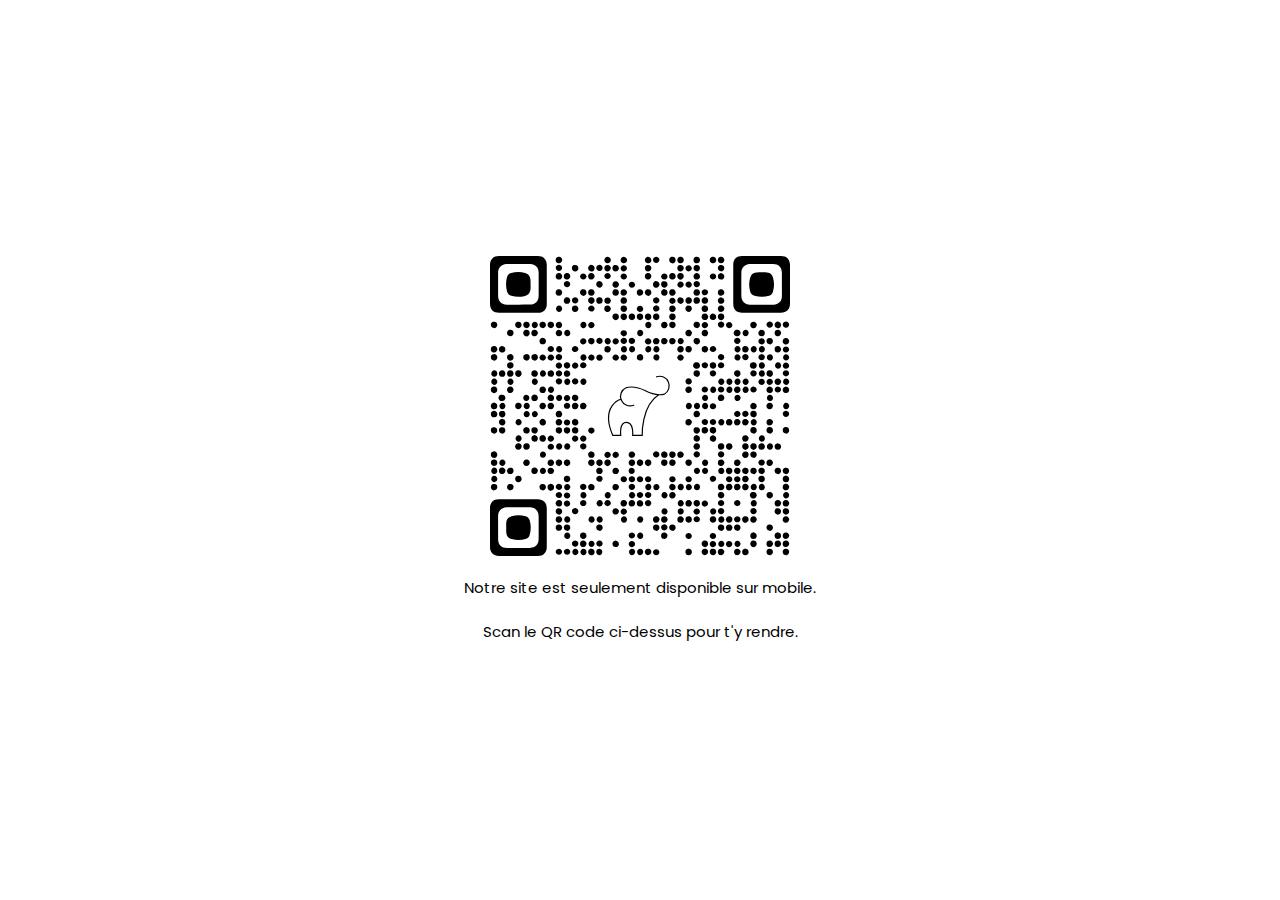
<file: index.html>
<!DOCTYPE html>
<html lang="fr">

<head>
    <meta charset="UTF-8">
    <meta http-equiv="X-UA-Compatible" content="IE=edge">
    <meta name="viewport" content="width=device-width, initial-scale=1.0">
    <title>Elephant Game</title>
   <link rel="favicon" href="favicon.ico">
    <link rel="stylesheet" href="reset.css">
    <link rel="preconnect" href="https://fonts.googleapis.com">
    <link rel="preconnect" href="https://fonts.gstatic.com" crossorigin>
    <link
        href="https://fonts.googleapis.com/css2?family=Poppins:ital,wght@0,100;0,200;0,300;0,400;0,500;0,600;0,700;0,800;0,900;1,100;1,200;1,300;1,400;1,500;1,600;1,700;1,800;1,900&display=swap"
        rel="stylesheet">
    <style type="text/css">
        /*Global*/
        *,
        *::before,
        *::after {
            box-sizing: border-box;
        }

        body {
            width: 100vw;
            text-align: center;
            font-family: 'Poppins', sans-serif;
        }

        .background {
            position: absolute;
            top: 50%;
            left: 50%;
            transform: translate(-50%, -50%);
            background: url('img/background.jpg');
            background-size: auto 100%;
            background-position: center;
            background-repeat: no-repeat;
            filter: brightness(0.5);
            width: 100vw;
            height: 100vh;
        }

        .logo {
            position: absolute;
            width: 60%;
            top: 20%;
            left: 50%;
            transform: translateX(-50%);
        }

        .box_text {
            position: absolute;
            width: 80%;
            left: 50%;
            bottom: 10%;
            transform: translateX(-50%);
            background: rgba(255, 255, 255, 0.2);
            backdrop-filter: blur(10px);
            border-radius: 20px;
            padding: 25px;
            display: flex;
            align-items: center;
            flex-direction: column;
        }

        p {
            font-size: 15px;
            line-height: 1.5rem;
            color: white;
        }

        a {
            display: block;
            text-decoration: none;
            width: 95%;
            padding: 20px;
            background-color: #3E66FB;
            margin-top: 30px;
            border-radius: 10px;
            color: white;
        }

        .desktop {
            display: none;
        }

        .desktop img {
            width: 300px;
        }

        .desktop p {
            color: black;
            padding-top: 20px;
        }

        @media (min-width: 500px) {
            .desktop {
                display: flex;
                flex-direction: column;
                align-items: center;
                justify-content: center;
                position: absolute;
                top: 50%;
                left: 50%;
                transform: translate(-50%, -50%);
                background-color: white;
                width: 100vw;
                height: 100vh;
            }
        }
    </style>
</head>

<body>
    <div class="background"></div>
    <img class="logo" src="img/elephantgame.svg" />
    <div class="box_text">
        <p>Une soirée jeu au bar de la Terasse de l'île ça te tente ?</p><br>

        <p>Pas de dettes à rembourser, que des bons moments à passer.</p><br>

        <p>Joue pour avoir plus d’informations sur l’événement.</p>

        <a href="/game/game.html">Jouer</a>
    </div>
    <div class="desktop">
        <img src="img/QR.svg"/>
        <p>Notre site est seulement disponible sur mobile.</p>
        <p>Scan le QR code ci-dessus pour t'y rendre.</p>
    </div>
    <script type="text/javascript">

    </script>
</body>

</html>
</file>
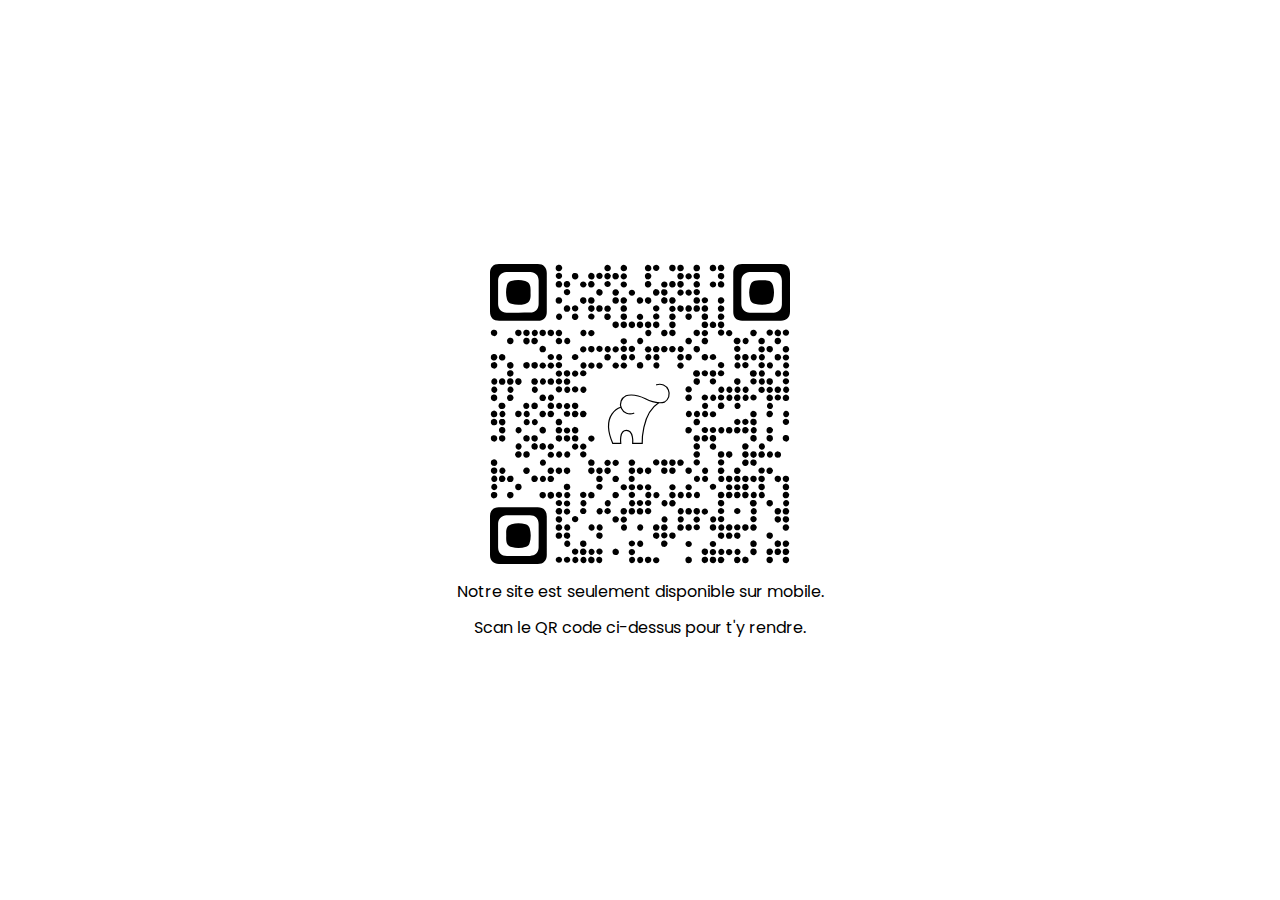
<file: endscreen.html>
<!DOCTYPE html>
<html lang="fr">

<head>
    <meta charset="UTF-8">
    <meta http-equiv="X-UA-Compatible" content="IE=edge">
    <meta name="viewport" content="width=device-width, initial-scale=1.0">
    <title>Elephant Game</title>
    <link rel="stylesheet" href="reset.css">
    <link rel="preconnect" href="https://fonts.googleapis.com">
    <link rel="preconnect" href="https://fonts.gstatic.com" crossorigin>
    <link
        href="https://fonts.googleapis.com/css2?family=Poppins:ital,wght@0,100;0,200;0,300;0,400;0,500;0,600;0,700;0,800;0,900;1,100;1,200;1,300;1,400;1,500;1,600;1,700;1,800;1,900&display=swap"
        rel="stylesheet">
    <style type="text/css">
        /*Global*/
        *,
        *::before,
        *::after {
            box-sizing: border-box;
        }

        body {
            width: 100vw;
            height: 100vh;
            text-align: center;
            font-family: 'Poppins', sans-serif;
            display: flex;
            flex-direction: column;
            align-items: center;
            justify-content: center;
        }

        body::before {
            content: '';
            display: block;
            position: absolute;
            z-index: -2;
            width: 100%;
            height: 100%;
            background: url('img/background.jpg');
            background-size: auto 100%;
            background-position: center;
            background-repeat: no-repeat;
        }

        body::after {
            content: '';
            display: block;
            position: absolute;
            z-index: -2;
            width: 100%;
            height: 100%;
            background-color: rgba(0, 0, 0, 0.5);
        }

        #compte_a_rebours {
            color: white;
            font-weight: 900;
            font-size: 2rem;
        }

        .adress {
            margin-top: 25px;
            padding: 15px;
            border-radius: 10px 10px 0 0;
            border-bottom: none;
            color: white;
            background: rgba(255, 255, 255, 0.2);
            backdrop-filter: blur(10px);
        }

        .info {
            margin-top : 30px;
            color: white;
        }

        .social_content {
            margin-top : 20px;
            display: flex;
            width: 50%;
            justify-content: space-around
        }

        .socialmedia {
            width: 50px;
            height: 50px;
            background-size: 100%;
            background-position: center;
            background-repeat: no-repeat;
        }

        .facebook {
            background-image: url(img/facebook.svg)
        }

        .instagram {
            background-image: url(img/insta.svg)
        }

        .desktop {
            display: none;
        }

        .desktop img {
            width: 300px;
        }

        .desktop p {
            color: black;
            padding-top: 20px;
        }

        @media (min-width: 500px) {
            .desktop {
                display: flex;
                flex-direction: column;
                align-items: center;
                justify-content: center;
                position: absolute;
                top: 50%;
                left: 50%;
                transform: translate(-50%, -50%);
                background-color: white;
                width: 100vw;
                height: 100vh;
            }
        }
    </style>
</head>

<body>
    <div id="compte_a_rebours"></div>
    <p class="info">Rendez-vous à la terrasse de l'île,<br> le 1er décembre de 18h à 22h <br>pour un after work animé !</p>
    <p class="adress">21 Quai des antilles, 44200 Nantes</p>
    <iframe
        src="https://www.google.com/maps/embed?pb=!1m18!1m12!1m3!1d2710.799221342584!2d-1.5750640841962058!3d47.20094222390512!2m3!1f0!2f0!3f0!3m2!1i1024!2i768!4f13.1!3m3!1m2!1s0x4805ebf6574c6d35%3A0x39588569344cdb20!2sLa%20Terrasse%20De%20L&#39;%C3%AEle%20(Bar%20%C3%A0%20tapas)!5e0!3m2!1sfr!2sfr!4v1637236320958!5m2!1sfr!2sfr"
        width="90%" height="20%x" frameborder="0" style="border: 0; border-radius: 10px;" allowfullscreen=""
        aria-hidden="false" tabindex="0"></iframe>
        <p class="info">Plus d'informations sur l'évenement :</p>
    <div class="social_content">
        <a class="socialmedia instagram" href="https://www.instagram.com/elephant_game_nantes/" target="blank_"></a>
        <a class="socialmedia facebook" href="https://fb.me/e/1YFw4kcXW" target="blank_"></a>
    </div>
    <div class="desktop">
        <img src="img/QR.svg" />
        <p>Notre site est seulement disponible sur mobile.</p>
        <p>Scan le QR code ci-dessus pour t'y rendre.</p>
    </div>
    <script type="text/javascript">
        function compte_a_rebours() {
            var compte_a_rebours = document.getElementById("compte_a_rebours");
            var date_actuelle = new Date();
            var date_evenement = new Date("Dec 1 18:00:00 2021");
            var total_secondes = (date_evenement - date_actuelle) / 1000;

            if (total_secondes > 0) {
                // A faire, tous nos calculs
            }
            else // Si total_secondes == 0 (puisque l'on a prit sa valeur absolue)
            {
                compte_a_rebours.innerHTML = 'Compte à rebours terminé.';
            }
            var jours = Math.floor(total_secondes / (60 * 60 * 24));
            var heures = Math.floor((total_secondes - (jours * 60 * 60 * 24)) / (60 * 60));
            minutes = Math.floor((total_secondes - ((jours * 60 * 60 * 24 + heures * 60 * 60))) / 60);
            secondes = Math.floor(total_secondes - ((jours * 60 * 60 * 24 + heures * 60 * 60 + minutes * 60)));
            compte_a_rebours.innerHTML = jours + 'J ' + heures + 'H ' + minutes + 'MIN ' + secondes + 'S';
            var actualisation = setTimeout("compte_a_rebours();", 1000);
        }
        compte_a_rebours();
    </script>
</body>

</html>
</file>
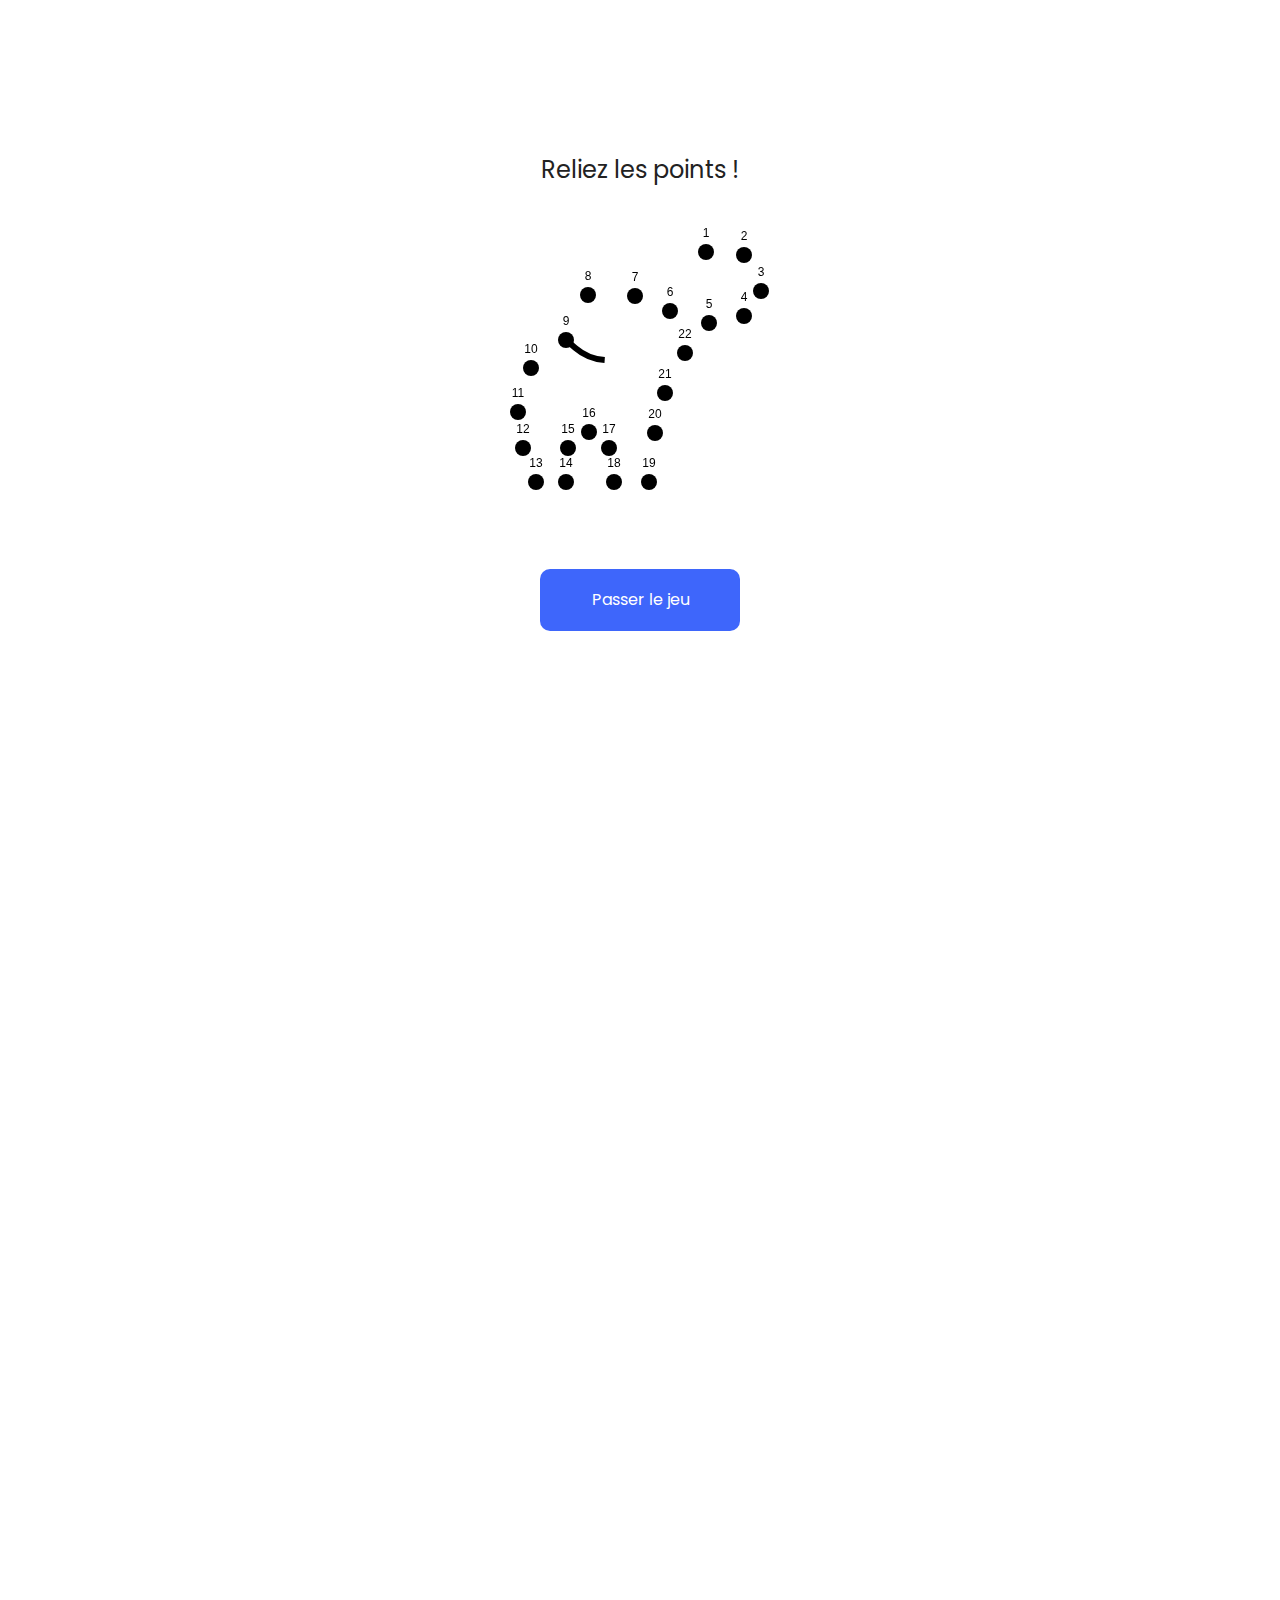
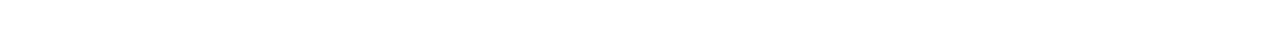
<file: game.html>
<!DOCTYPE html>
<html lang="fr">

<head>
    <meta charset="UTF-8">
    <meta http-equiv="X-UA-Compatible" content="IE=edge">
    <meta name="viewport" content="width=device-width, initial-scale=1.0">
    <title>Elephant Game</title>
    <link rel="stylesheet" href="reset.css">
    <link rel="preconnect" href="https://fonts.googleapis.com">
    <link rel="preconnect" href="https://fonts.gstatic.com" crossorigin>
    <link
        href="https://fonts.googleapis.com/css2?family=Poppins:ital,wght@0,100;0,200;0,300;0,400;0,500;0,600;0,700;0,800;0,900;1,100;1,200;1,300;1,400;1,500;1,600;1,700;1,800;1,900&display=swap"
        rel="stylesheet">
    <style type="text/css">
        /*Global*/
        *,
        *::before,
        *::after {
            box-sizing: border-box;
        }

        body {
            width: 100vw;
            height: 100vh;
            display: flex;
            align-items: center;
            justify-content: center;
            flex-direction: column;
            font-family: 'Poppins', sans-serif;
            overflow: hidden;
        }

        h1 {
            text-align: center;
            font-size: 1.5rem;
            line-height: 2rem;
        }
        
        .translate-0 {
            transform: translateY(-50px)!important;
            transition: all 1s ease-in-out;
        }

        .translate-500 {
            transform: translateY(500px)!important;
            transition: all 1s ease-in-out;
        }

        .opacity-0 {
            opacity: 0!important;
            transition: all .5s ease-in-out;
        }

        .opacity-1 {
            opacity: 1!important;
            transition: all .5s ease-in-out;
        }

        .logo {
            position: absolute;
            top: 50%;
            left: 50%;
            transform: translate(-50%, -75%);
            opacity: 0;
            z-index: -1;
        }

        .desktop {
            display: none;
        }

        .desktop img {
            width: 300px;
        }

        .desktop p {
            color: black;
            padding-top: 20px;
        }
        .skip, .endgame{
            display: block;
            text-decoration: none;
            width: 200px;
            text-align : center;
            padding: 20px;
            background-color: #3E66FB;
            margin-top: 30px;
            border-radius: 10px;
            line-height: 1.4rem;
            color: white;
            transition: all 1s ease-in-out;
        }

        .endgame {
            opacity: 0;
            transform: translateY(500px);
            transition: all 1s ease-in-out;
        }
        
        @media (min-width: 500px) {
            .desktop {
                display: flex;
                flex-direction: column;
                align-items: center;
                justify-content: center;
                position: absolute;
                top: 50%;
                left: 50%;
                transform: translate(-50%, -50%);
                background-color: white;
                width: 100vw;
                height: 100vh;
            }
        }
    </style>
</head>

<body>
    <h1>Reliez les points !</h1>
    <div id="game-canvas" jeu="{{jeu.etape}}"><img class="logo" src="img/Logo.svg" /></div>
    <p class="skip">Passer le jeu</p>
    <a class="endgame" href="/game/endscreen.html">Découvrir l'évenement</p>
    <div class="desktop">
        <img src="img/QR.svg" />
        <p>Notre site est seulement disponible sur mobile.</p>
        <p>Scan le QR code ci-dessus pour t'y rendre.</p>
    </div>
    <script type="text/javascript">
        (function () {
            var canvasDiv = document.getElementById('game-canvas');
            var canvas = document.createElement('canvas');
            canvas.setAttribute('width', 320);
            canvas.setAttribute('height', 350);
            canvas.setAttribute('id', 'game');
            canvasDiv.appendChild(canvas);
            if (typeof G_vmlCanvasManager != 'undefined') {
                canvas = G_vmlCanvasManager.initElement(canvas);
            }
            var context = canvas.getContext("2d");
            var startX;
            var startY;
            var paint;
            var lines = [];
            var size = 'xl';
            var points = {
                'xl': [
                    [[226, 66], [264, 69], [281, 105], [264, 130], [229, 137], [190, 125], [155, 110], [108, 109], [86, 154], [51, 182], [38, 226], [43, 262], [56, 296], [86, 296], [88, 262], [109, 246], [129, 262], [134, 296], [169, 296], [175, 247], [185, 207], [205, 167]]
                ]
            };
            var etape = 0;
            var nbPoints = 22;
            var startPoint = 0;

            drawPoints();

            document.querySelector('#game').onmousedown = function (e) {
                var mouseX = e.pageX - this.offsetLeft;
                var mouseY = e.pageY - this.offsetTop;
                paint = true;
                startX = mouseX;
                startY = mouseY;
            };

            document.querySelector('#game').onmousemove = function (e) {
                if (paint) {
                    if (startPoint == nbPoints - 1) {
                        e.preventDefault();
                        return false;
                    }

                    var mouseX = e.pageX - this.offsetLeft;
                    var mouseY = e.pageY - this.offsetTop;

                    // on check si on démarre bien du point courant
                    if (
                        Math.abs(startX - points[size][etape][startPoint][0]) > 10 &&
                        Math.abs(startY - points[size][etape][startPoint][1]) > 10
                    ) {
                        return false;
                    }

                    // on check si on termine bien sur le point suivant
                    if (
                        Math.abs(startX - points[size][etape][startPoint][0]) < 10 &&
                        Math.abs(startY - points[size][etape][startPoint][1]) < 10 &&
                        Math.abs(mouseX - points[size][etape][startPoint + 1][0]) < 10 &&
                        Math.abs(mouseY - points[size][etape][startPoint + 1][1]) < 10
                    ) {
                        startX = points[size][etape][startPoint][0];
                        startY = points[size][etape][startPoint][1];
                        mouseX = points[size][etape][startPoint + 1][0];
                        mouseY = points[size][etape][startPoint + 1][1];
                        lines.push({
                            x1: startX,
                            y1: startY,
                            x2: mouseX,
                            y2: mouseY
                        });
                        startPoint++;
                        startX = points[size][etape][startPoint][0];
                        startY = points[size][etape][startPoint][1];
                    }

                    drawLines(mouseX, mouseY);
                }
            };

            document.querySelector('#game').onmouseup = function (e) {
                handleMouse(e);
            };

            document.querySelector('#game').onmouseleave = function (e) {
                handleMouse(e);
            };

            function handleMouse(event) {
                paint = false;
                if (startPoint == nbPoints - 1) {
                    event.preventDefault();
                    console.log("Victoire handleMouse");
                    endGame();
                    return false;
                }

                var mouseX = event.pageX - canvas.offsetLeft;
                var mouseY = event.pageY - canvas.offsetTop;

                // on check si on termine bien sur le point suivant
                if (
                    Math.abs(startX - points[size][etape][startPoint][0]) <= 10 &&
                    Math.abs(startY - points[size][etape][startPoint][1]) <= 10 &&
                    Math.abs(mouseX - points[size][etape][startPoint + 1][0]) <= 10 &&
                    Math.abs(mouseY - points[size][etape][startPoint + 1][1]) <= 10
                ) {
                    startX = points[size][etape][startPoint][0];
                    startY = points[size][etape][startPoint][1];
                    mouseX = points[size][etape][startPoint + 1][0];
                    mouseY = points[size][etape][startPoint + 1][1];
                    lines.push({
                        x1: startX,
                        y1: startY,
                        x2: mouseX,
                        y2: mouseY
                    });
                    startPoint++;
                    startX = points[size][etape][startPoint][0];
                    startY = points[size][etape][startPoint][1];
                }

                drawLines();
            }

            //RESPONSIVE ADAPTATION 
            document.querySelector('#game').ontouchstart = function (e) {
                var mouseX = e.touches[0].pageX - this.offsetLeft;
                var mouseY = e.touches[0].pageY - this.offsetTop;
                paint = true;
                startX = mouseX;
                startY = mouseY;
            };
            document.querySelector('.skip').ontouchstart = function (e) {
                endGame()
            };

            document.querySelector('#game').ontouchstart = function (e) {
                if (paint) {
                    if (startPoint == nbPoints - 1) {
                        e.preventDefault();
                        return false;
                    }

                    var mouseX = e.touches[0].pageX - this.offsetLeft;
                    var mouseY = e.touches[0].pageY - this.offsetTop;

                    // on check si on démarre bien du point courant
                    if (
                        Math.abs(startX - points[size][etape][startPoint][0]) > 10 &&
                        Math.abs(startY - points[size][etape][startPoint][1]) > 10
                    ) {
                        return false;
                    }

                    // on check si on termine bien sur le point suivant
                    if (
                        Math.abs(startX - points[size][etape][startPoint][0]) < 10 &&
                        Math.abs(startY - points[size][etape][startPoint][1]) < 10 &&
                        Math.abs(mouseX - points[size][etape][startPoint + 1][0]) < 10 &&
                        Math.abs(mouseY - points[size][etape][startPoint + 1][1]) < 10
                    ) {
                        startX = points[size][etape][startPoint][0];
                        startY = points[size][etape][startPoint][1];
                        mouseX = points[size][etape][startPoint + 1][0];
                        mouseY = points[size][etape][startPoint + 1][1];
                        lines.push({
                            x1: startX,
                            y1: startY,
                            x2: mouseX,
                            y2: mouseY
                        });
                        startPoint++;
                        startX = points[size][etape][startPoint][0];
                        startY = points[size][etape][startPoint][1];
                    }

                    drawLines(mouseX, mouseY);
                }
            };

            document.querySelector('#game').ontouchend = function (e) {
                handleTouch(e);
            };

            function handleTouch(event) {
                paint = false;
                if (startPoint == nbPoints - 1) {
                    event.preventDefault();
                    console.log("Victoire handleMouse");
                    endGame();
                    return false;
                }

                var mouseX = event.changedTouches[0].pageX - canvas.offsetLeft;
                var mouseY = event.changedTouches[0].pageY - canvas.offsetTop;

                // on check si on termine bien sur le point suivant
                if (
                    Math.abs(startX - points[size][etape][startPoint][0]) <= 10 &&
                    Math.abs(startY - points[size][etape][startPoint][1]) <= 10 &&
                    Math.abs(mouseX - points[size][etape][startPoint + 1][0]) <= 10 &&
                    Math.abs(mouseY - points[size][etape][startPoint + 1][1]) <= 10
                ) {
                    startX = points[size][etape][startPoint][0];
                    startY = points[size][etape][startPoint][1];
                    mouseX = points[size][etape][startPoint + 1][0];
                    mouseY = points[size][etape][startPoint + 1][1];
                    lines.push({
                        x1: startX,
                        y1: startY,
                        x2: mouseX,
                        y2: mouseY
                    });
                    startPoint++;
                    startX = points[size][etape][startPoint][0];
                    startY = points[size][etape][startPoint][1];
                }

                drawLines();
            }

            function drawLines(toX, toY) {
                // clear the canvas
                context.clearRect(0, 0, context.canvas.width, context.canvas.height);

                // redraw all previous lines
                for (var i = 0; i < lines.length; i++) {
                    drawLine(lines[i]);
                }

                // draw the current line
                drawLine({
                    x1: startX,
                    y1: startY,
                    x2: toX,
                    y2: toY
                });

                // redraw the points
                drawPoints();
            }

            function drawLine(line) {
                context.strokeStyle = "#000";
                context.lineJoin = "round";
                context.lineWidth = 6;

                context.beginPath();
                context.moveTo(line.x1, line.y1);
                context.lineTo(line.x2, line.y2);
                context.stroke();
            }

            function drawPoints() {
                // on dessine le trait entre les points 4 et 10
                context.strokeStyle = "#000";
                context.lineJoin = "round";
                context.lineWidth = 6;
                context.beginPath();
                context.moveTo(points[size][etape][8][0], points[size][etape][8][1]);
                context.arcTo(108, 173, 138, 175, 50);
                context.stroke();


                for (var i = 0; i < points[size][etape].length; i++) {
                    var centerX = points[size][etape][i][0];
                    var centerY = points[size][etape][i][1];
                    var radius = 8;

                    // le dessin du point en lui même
                    context.beginPath();
                    context.arc(centerX, centerY, radius, 0, 2 * Math.PI, false);
                    context.fillStyle = '#000';
                    context.fill();

                    // le texte avec le numéro du point
                    context.font = "12px 'Arial'";
                    context.fillStyle = '#000';
                    context.textAlign = "center";
                    context.fillText(i + 1, centerX, centerY - 15);
                };

                drawActivePoints();
            }

            function drawActivePoints() {
                for (var i = 0; i < points[size][etape].length; i++) {
                    if (i <= startPoint && startPoint > 0) {
                        var centerX = points[size][etape][i][0];
                        var centerY = points[size][etape][i][1];

                        context.beginPath();
                        context.arc(centerX, centerY, 6, 0, 2 * Math.PI, false);
                        context.fillStyle = '#000';
                        context.fill();
                    }
                }
            }

            function reveal() {
                lines = [];
                drawLines();
                var i = 0;

                var revealInterval = setInterval(function () {
                    startX = points[size][etape][i][0];
                    startY = points[size][etape][i][1];
                    mouseX = points[size][etape][i + 1][0];
                    mouseY = points[size][etape][i + 1][1];
                    lines.push({
                        x1: startX,
                        y1: startY,
                        x2: mouseX,
                        y2: mouseY
                    });

                    drawLines();
                    i++;
                    if (!points[size][etape][i]) {
                        clearInterval(revealInterval);
                    }
                }, 400);
            }

            function endGame() {
                document.querySelector('canvas').classList.add('opacity-0')
                document.querySelector('.logo').classList.add('opacity-1')
                document.querySelector('.skip').classList.add('opacity-0')
                document.querySelector('.skip').classList.add('translate-500')
                document.querySelector('.endgame').classList.add('opacity-1')
                document.querySelector('.endgame').classList.add('translate-0')
            }
        })();

    </script>
</body>

</html>
</file>
